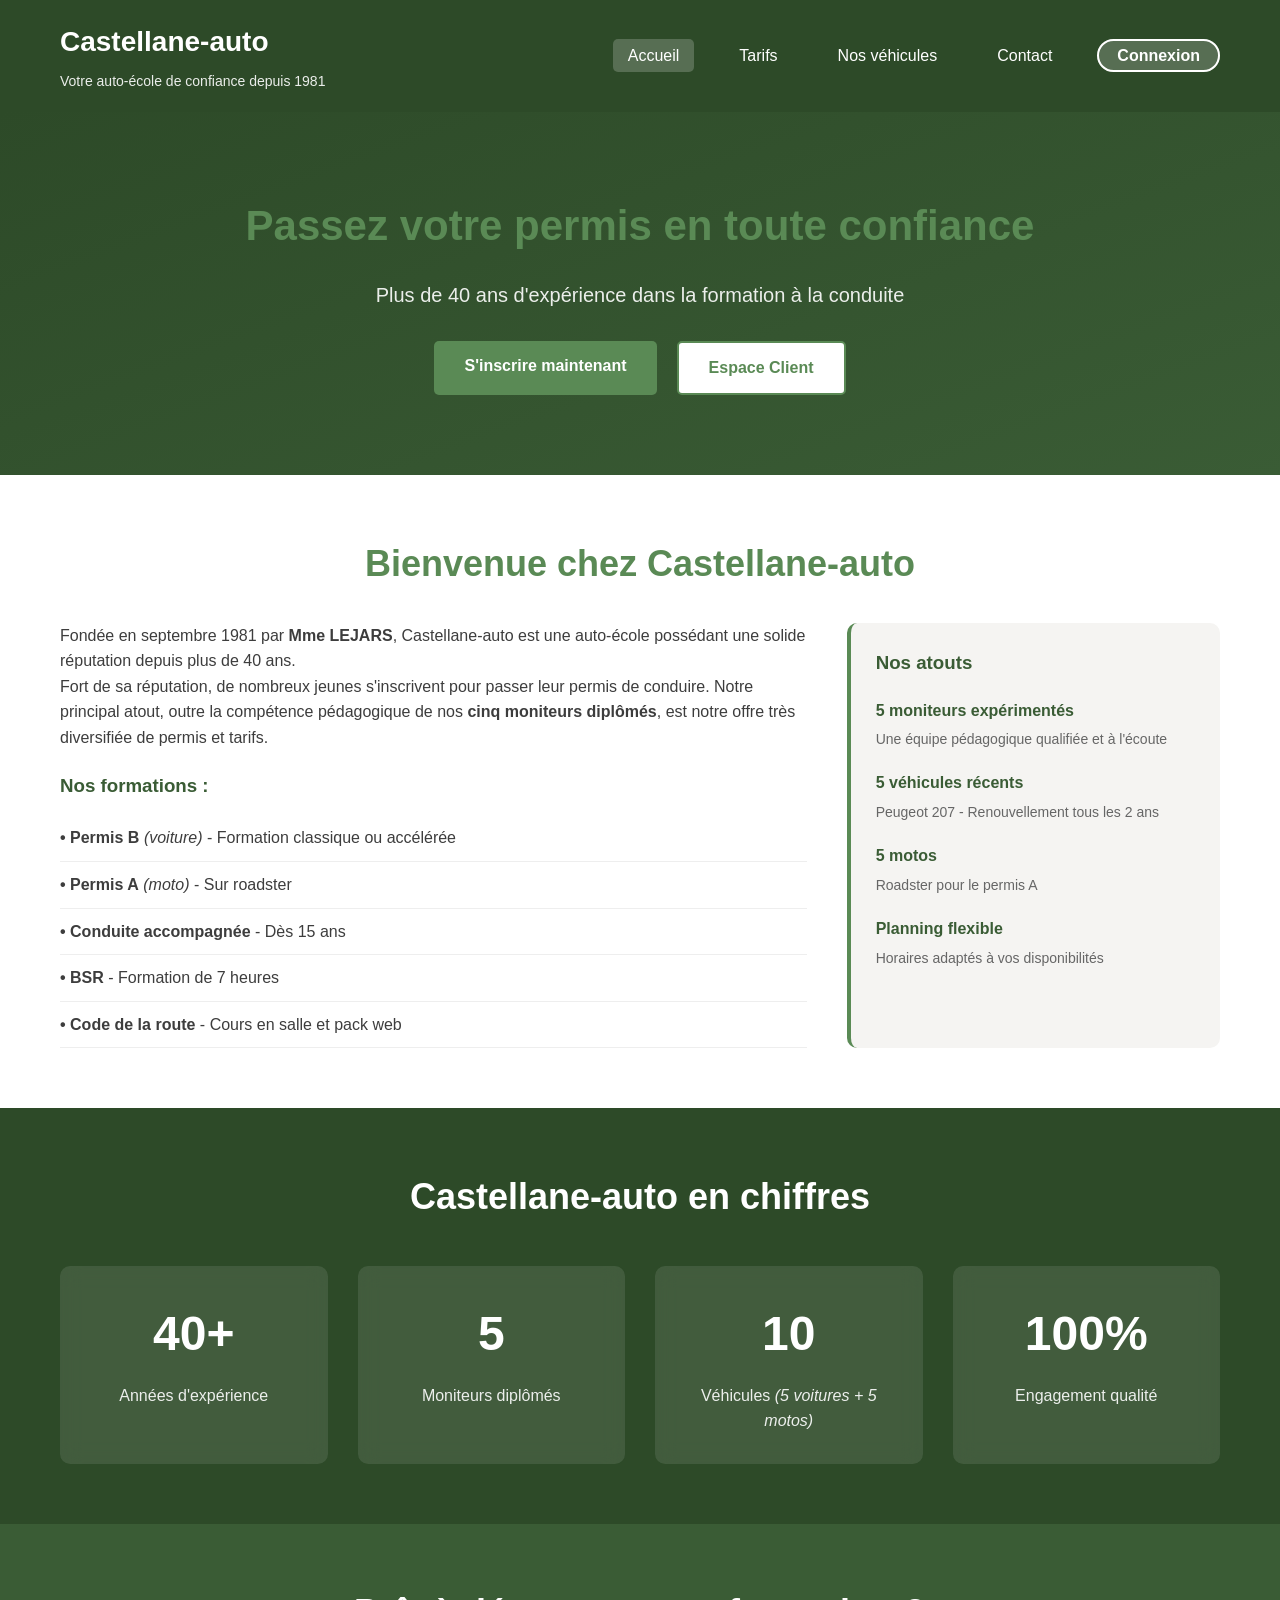
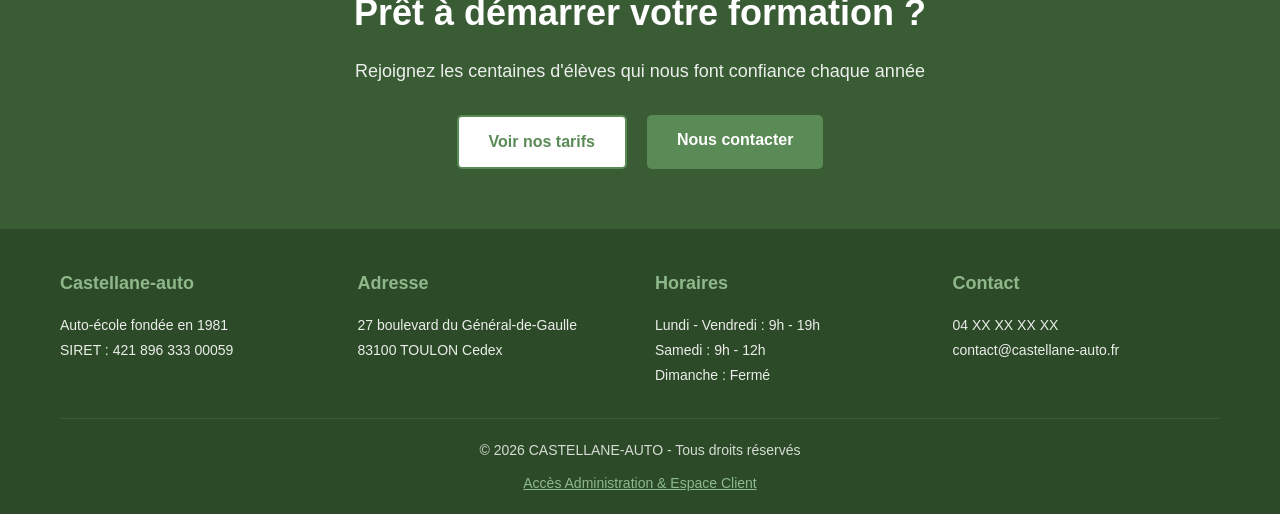
<file: index.html>
<!DOCTYPE html>
<html lang="fr">
<head>
    <meta charset="UTF-8">
    <meta name="viewport" content="width=device-width, initial-scale=1.0">
    <title>Castellane-auto - Auto-école à Toulon</title>
    <link rel="stylesheet" href="css/style.css">
</head>
<body>
    <header>
        <div class="container">
            <div class="logo">
                <h1>Castellane-auto</h1>
                <p class="slogan">Votre auto-école de confiance depuis 1981</p>
            </div>
            <nav>
                <ul>
                    <li><a href="index.html" class="active">Accueil</a></li>
                    <li><a href="tarifs.html">Tarifs</a></li>
                    <li><a href="photos.html">Nos véhicules</a></li>
                    <li><a href="contact.html">Contact</a></li>
                    <li><a href="login.php" class="btn-login-nav">Connexion</a></li>
                </ul>
            </nav>
        </div>
    </header>

    <section class="hero">
        <div class="container">
            <h2>Passez votre permis en toute confiance</h2>
            <p>Plus de 40 ans d'expérience dans la formation à la conduite</p>
            <div class="hero-buttons">
                <a href="inscription.php" class="btn-primary">S'inscrire maintenant</a>
                <a href="login.php" class="btn-secondary">Espace Client</a>
            </div>
        </div>
    </section>

    <section class="presentation">
        <div class="container">
            <h2>Bienvenue chez Castellane-auto</h2>
            <div class="content-grid">
                <div class="text-content">
                    <p>Fondée en septembre 1981 par <strong>Mme LEJARS</strong>, Castellane-auto est une auto-école possédant une solide réputation depuis plus de 40 ans.</p>
                    
                    <p>Fort de sa réputation, de nombreux jeunes s'inscrivent pour passer leur permis de conduire. Notre principal atout, outre la compétence pédagogique de nos <strong>cinq moniteurs diplômés</strong>, est notre offre très diversifiée de permis et tarifs.</p>

                    <h3>Nos formations :</h3>
                    <ul class="formations-list">
                        <li><strong>• Permis B</strong> <em>(voiture)</em> - Formation classique ou accélérée</li>
                        <li><strong>• Permis A</strong> <em>(moto)</em> - Sur roadster</li>
                        <li><strong>• Conduite accompagnée</strong> - Dès 15 ans</li>
                        <li><strong>• BSR</strong> - Formation de 7 heures</li>
                        <li><strong>• Code de la route</strong> - Cours en salle et pack web</li>
                    </ul>
                </div>
                <div class="info-box">
                    <h3>Nos atouts</h3>
                    <div class="atout-item">
                        <div>
                            <strong>5 moniteurs expérimentés</strong>
                            <p>Une équipe pédagogique qualifiée et à l'écoute</p>
                        </div>
                    </div>
                    <div class="atout-item">
                        <div>
                            <strong>5 véhicules récents</strong>
                            <p>Peugeot 207 - Renouvellement tous les 2 ans</p>
                        </div>
                    </div>
                    <div class="atout-item">
                        <div>
                            <strong>5 motos</strong>
                            <p>Roadster pour le permis A</p>
                        </div>
                    </div>
                    <div class="atout-item">
                        <div>
                            <strong>Planning flexible</strong>
                            <p>Horaires adaptés à vos disponibilités</p>
                        </div>
                    </div>
                </div>
            </div>
        </div>
    </section>

    <section class="stats">
        <div class="container">
            <h2>Castellane-auto en chiffres</h2>
            <div class="stats-grid">
                <div class="stat-card">
                    <div class="stat-number">40+</div>
                    <div class="stat-label">Années d'expérience</div>
                </div>
                <div class="stat-card">
                    <div class="stat-number">5</div>
                    <div class="stat-label">Moniteurs diplômés</div>
                </div>
                <div class="stat-card">
                    <div class="stat-number">10</div>
                    <div class="stat-label">Véhicules <em>(5 voitures + 5 motos)</em></div>
                </div>
                <div class="stat-card">
                    <div class="stat-number">100%</div>
                    <div class="stat-label">Engagement qualité</div>
                </div>
            </div>
        </div>
    </section>

    <section class="cta">
        <div class="container">
            <h2>Prêt à démarrer votre formation ?</h2>
            <p>Rejoignez les centaines d'élèves qui nous font confiance chaque année</p>
            <div class="cta-buttons">
                <a href="tarifs.html" class="btn-secondary">Voir nos tarifs</a>
                <a href="contact.html" class="btn-primary">Nous contacter</a>
            </div>
        </div>
    </section>

    <footer>
        <div class="container">
            <div class="footer-grid">
                <div class="footer-col">
                    <h3>Castellane-auto</h3>
                    <p>Auto-école fondée en 1981</p>
                    <p>SIRET : 421 896 333 00059</p>
                </div>
                <div class="footer-col">
                    <h3>Adresse</h3>
                    <p>27 boulevard du Général-de-Gaulle</p>
                    <p>83100 TOULON Cedex</p>
                </div>
                <div class="footer-col">
                    <h3>Horaires</h3>
                    <p>Lundi - Vendredi : 9h - 19h</p>
                    <p>Samedi : 9h - 12h</p>
                    <p>Dimanche : Fermé</p>
                </div>
                <div class="footer-col">
                    <h3>Contact</h3>
                    <p>04 XX XX XX XX</p>
                    <p>contact@castellane-auto.fr</p>
                </div>
            </div>
            <div class="footer-bottom">
                <p>&copy; 2026 CASTELLANE-AUTO - Tous droits réservés</p>
                <p style="margin-top: 10px;"><a href="login.php" style="color: #a5d6a7;">Accès Administration & Espace Client</a></p>
            </div>
        </div>
    </footer>
</body>
</html>
</file>
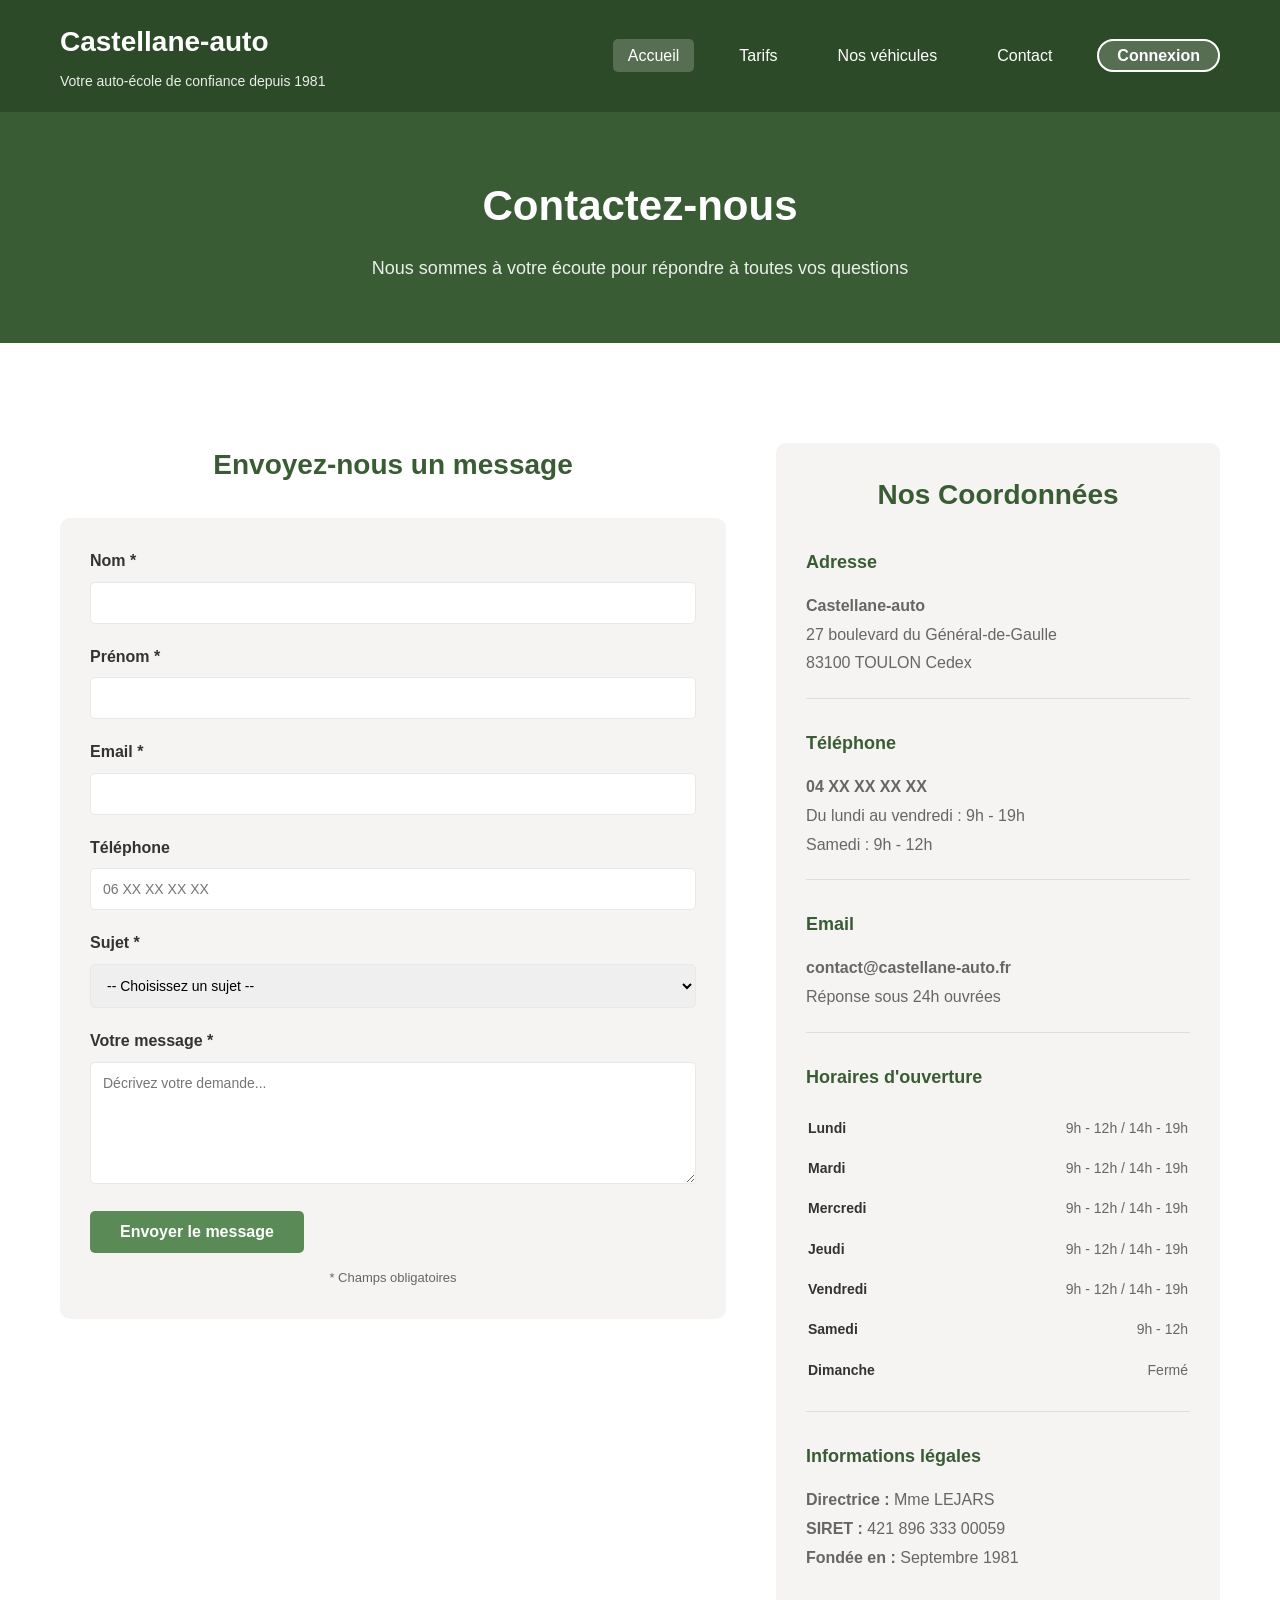
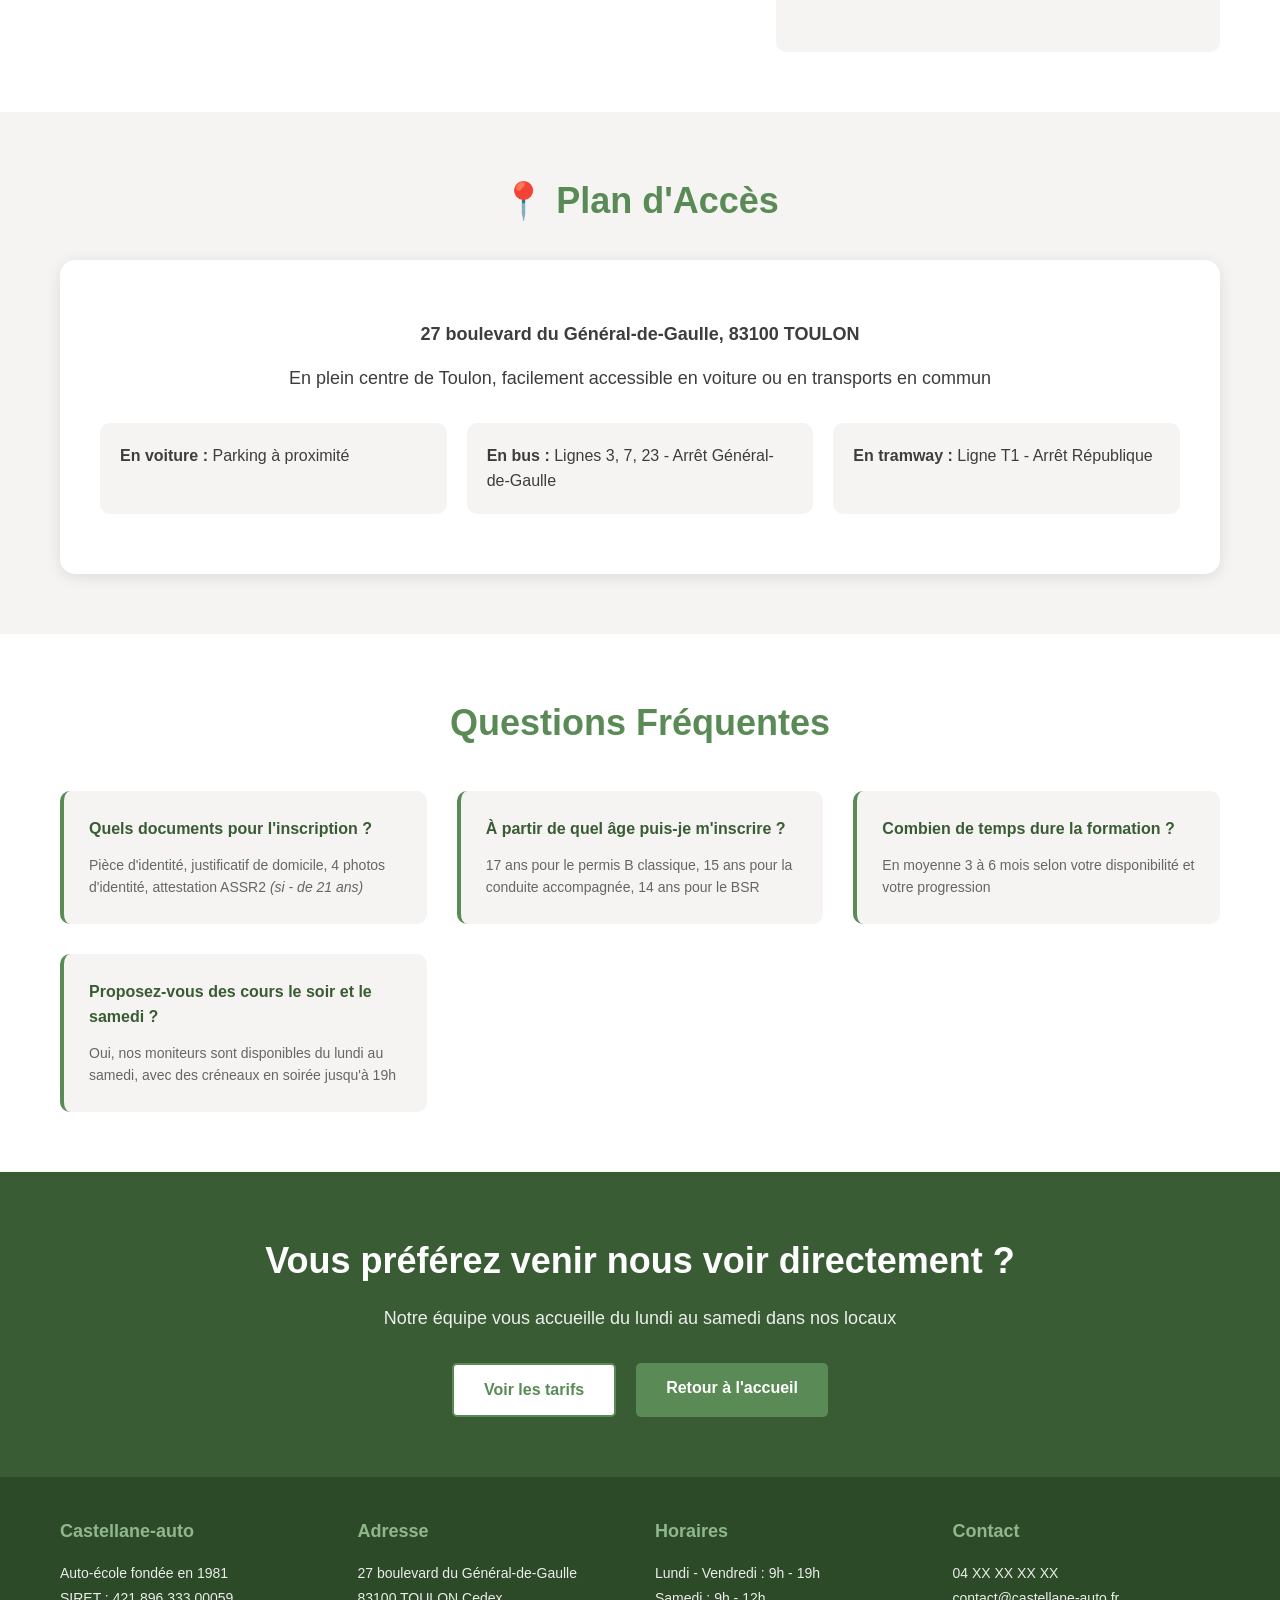
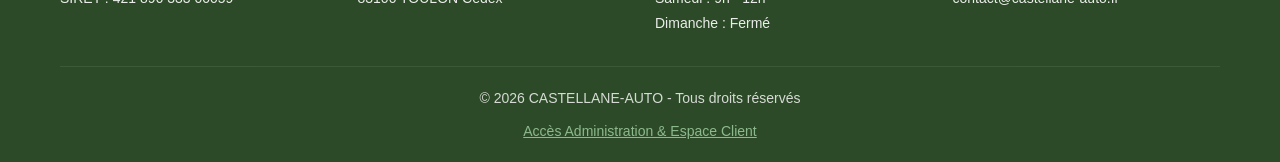
<file: contact.html>
<!DOCTYPE html>
<html lang="fr">
<head>
    <meta charset="UTF-8">
    <meta name="viewport" content="width=device-width, initial-scale=1.0">
    <title>Contact - Castellane-auto</title>
    <link rel="stylesheet" href="css/style.css">
</head>
<body>
    <header>
        <div class="container">
            <div class="logo">
                <h1>Castellane-auto</h1>
                <p class="slogan">Votre auto-école de confiance depuis 1981</p>
            </div>
            <nav>
                <ul>
                    <li><a href="index.html" class="active">Accueil</a></li>
                    <li><a href="tarifs.html">Tarifs</a></li>
                    <li><a href="photos.html">Nos véhicules</a></li>
                    <li><a href="contact.html">Contact</a></li>
                    <li><a href="login.php" class="btn-login-nav">Connexion</a></li>
                </ul>
            </nav>
        </div>
    </header>

    <section class="page-header">
        <div class="container">
            <h1>Contactez-nous</h1>
            <p>Nous sommes à votre écoute pour répondre à toutes vos questions</p>
        </div>
    </section>

    <section class="contact-section">
        <div class="container">
            <div class="contact-grid">
                <div class="contact-form-container">
                    <h2>Envoyez-nous un message</h2>
                    <form class="contact-form" action="#" method="post">
                        <div class="form-group">
                            <label for="nom">Nom *</label>
                            <input type="text" id="nom" name="nom" required>
                        </div>

                        <div class="form-group">
                            <label for="prenom">Prénom *</label>
                            <input type="text" id="prenom" name="prenom" required>
                        </div>

                        <div class="form-group">
                            <label for="email">Email *</label>
                            <input type="email" id="email" name="email" required>
                        </div>

                        <div class="form-group">
                            <label for="telephone">Téléphone</label>
                            <input type="tel" id="telephone" name="telephone" placeholder="06 XX XX XX XX">
                        </div>

                        <div class="form-group">
                            <label for="sujet">Sujet *</label>
                            <select id="sujet" name="sujet" required>
                                <option value="">-- Choisissez un sujet --</option>
                                <option value="renseignement">Demande de renseignement</option>
                                <option value="tarif">Question sur les tarifs</option>
                                <option value="planning">Disponibilité / Planning</option>
                                <option value="autre">Autre</option>
                            </select>
                        </div>

                        <div class="form-group">
                            <label for="message">Votre message *</label>
                            <textarea id="message" name="message" rows="6" required placeholder="Décrivez votre demande..."></textarea>
                        </div>

                        <button type="submit" class="btn-primary">Envoyer le message</button>
                        <p class="form-note">* Champs obligatoires</p>
                    </form>
                </div>

                <div class="contact-info">
                    <h2>Nos Coordonnées</h2>
                    
                    <div class="info-block">
                        <h3>Adresse</h3>
                        <p>
                            <strong>Castellane-auto</strong><br>
                            27 boulevard du Général-de-Gaulle<br>
                            83100 TOULON Cedex
                        </p>
                    </div>

                    <div class="info-block">
                        <h3>Téléphone</h3>
                        <p>
                            <strong>04 XX XX XX XX</strong><br>
                            Du lundi au vendredi : 9h - 19h<br>
                            Samedi : 9h - 12h
                        </p>
                    </div>

                    <div class="info-block">
                        <h3>Email</h3>
                        <p>
                            <strong>contact@castellane-auto.fr</strong><br>
                            Réponse sous 24h ouvrées
                        </p>
                    </div>

                    <div class="info-block">
                        <h3>Horaires d'ouverture</h3>
                        <table class="horaires-table">
                            <tr>
                                <td>Lundi</td>
                                <td>9h - 12h / 14h - 19h</td>
                            </tr>
                            <tr>
                                <td>Mardi</td>
                                <td>9h - 12h / 14h - 19h</td>
                            </tr>
                            <tr>
                                <td>Mercredi</td>
                                <td>9h - 12h / 14h - 19h</td>
                            </tr>
                            <tr>
                                <td>Jeudi</td>
                                <td>9h - 12h / 14h - 19h</td>
                            </tr>
                            <tr>
                                <td>Vendredi</td>
                                <td>9h - 12h / 14h - 19h</td>
                            </tr>
                            <tr>
                                <td>Samedi</td>
                                <td>9h - 12h</td>
                            </tr>
                            <tr>
                                <td>Dimanche</td>
                                <td>Fermé</td>
                            </tr>
                        </table>
                    </div>

                    <div class="info-block">
                        <h3>Informations légales</h3>
                        <p>
                            <strong>Directrice :</strong> Mme LEJARS<br>
                            <strong>SIRET :</strong> 421 896 333 00059<br>
                            <strong>Fondée en :</strong> Septembre 1981
                        </p>
                    </div>
                </div>
            </div>
        </div>
    </section>

    <section class="map-section">
        <div class="container">
            <h2>📍 Plan d'Accès</h2>
            <div class="map-placeholder">
                <p><strong>27 boulevard du Général-de-Gaulle, 83100 TOULON</strong></p>
                <p>En plein centre de Toulon, facilement accessible en voiture ou en transports en commun</p>
                <div class="map-info">
                    <div class="map-item">
                        <strong>En voiture :</strong> Parking à proximité
                    </div>
                    <div class="map-item">
                        <strong>En bus :</strong> Lignes 3, 7, 23 - Arrêt Général-de-Gaulle
                    </div>
                    <div class="map-item">
                        <strong>En tramway :</strong> Ligne T1 - Arrêt République
                    </div>
                </div>
            </div>
        </div>
    </section>

    <section class="faq-section">
        <div class="container">
            <h2>Questions Fréquentes</h2>
            <div class="faq-grid">
                <div class="faq-item">
                    <h3>Quels documents pour l'inscription ?</h3>
                    <p>Pièce d'identité, justificatif de domicile, 4 photos d'identité, attestation ASSR2 <em>(si - de 21 ans)</em></p>
                </div>
                <div class="faq-item">
                    <h3>À partir de quel âge puis-je m'inscrire ?</h3>
                    <p>17 ans pour le permis B classique, 15 ans pour la conduite accompagnée, 14 ans pour le BSR</p>
                </div>
                <div class="faq-item">
                    <h3>Combien de temps dure la formation ?</h3>
                    <p>En moyenne 3 à 6 mois selon votre disponibilité et votre progression</p>
                </div>
                <div class="faq-item">
                    <h3>Proposez-vous des cours le soir et le samedi ?</h3>
                    <p>Oui, nos moniteurs sont disponibles du lundi au samedi, avec des créneaux en soirée jusqu'à 19h</p>
                </div>
            </div>
        </div>
    </section>

    <section class="cta">
        <div class="container">
            <h2>Vous préférez venir nous voir directement ?</h2>
            <p>Notre équipe vous accueille du lundi au samedi dans nos locaux</p>
            <div class="cta-buttons">
                <a href="tarifs.html" class="btn-secondary">Voir les tarifs</a>
                <a href="index.html" class="btn-primary">Retour à l'accueil</a>
            </div>
        </div>
    </section>

    <footer>
        <div class="container">
            <div class="footer-grid">
                <div class="footer-col">
                    <h3>Castellane-auto</h3>
                    <p>Auto-école fondée en 1981</p>
                    <p>SIRET : 421 896 333 00059</p>
                </div>
                <div class="footer-col">
                    <h3>Adresse</h3>
                    <p>27 boulevard du Général-de-Gaulle</p>
                    <p>83100 TOULON Cedex</p>
                </div>
                <div class="footer-col">
                    <h3>Horaires</h3>
                    <p>Lundi - Vendredi : 9h - 19h</p>
                    <p>Samedi : 9h - 12h</p>
                    <p>Dimanche : Fermé</p>
                </div>
                <div class="footer-col">
                    <h3>Contact</h3>
                    <p>04 XX XX XX XX</p>
                    <p>contact@castellane-auto.fr</p>
                </div>
            </div>
            <div class="footer-bottom">
                <p>&copy; 2026 CASTELLANE-AUTO - Tous droits réservés</p>
                <p style="margin-top: 10px;"><a href="login.php" style="color: #a5d6a7;">Accès Administration & Espace Client</a></p>
            </div>
        </div>
    </footer>
</body>
</html>
</file>
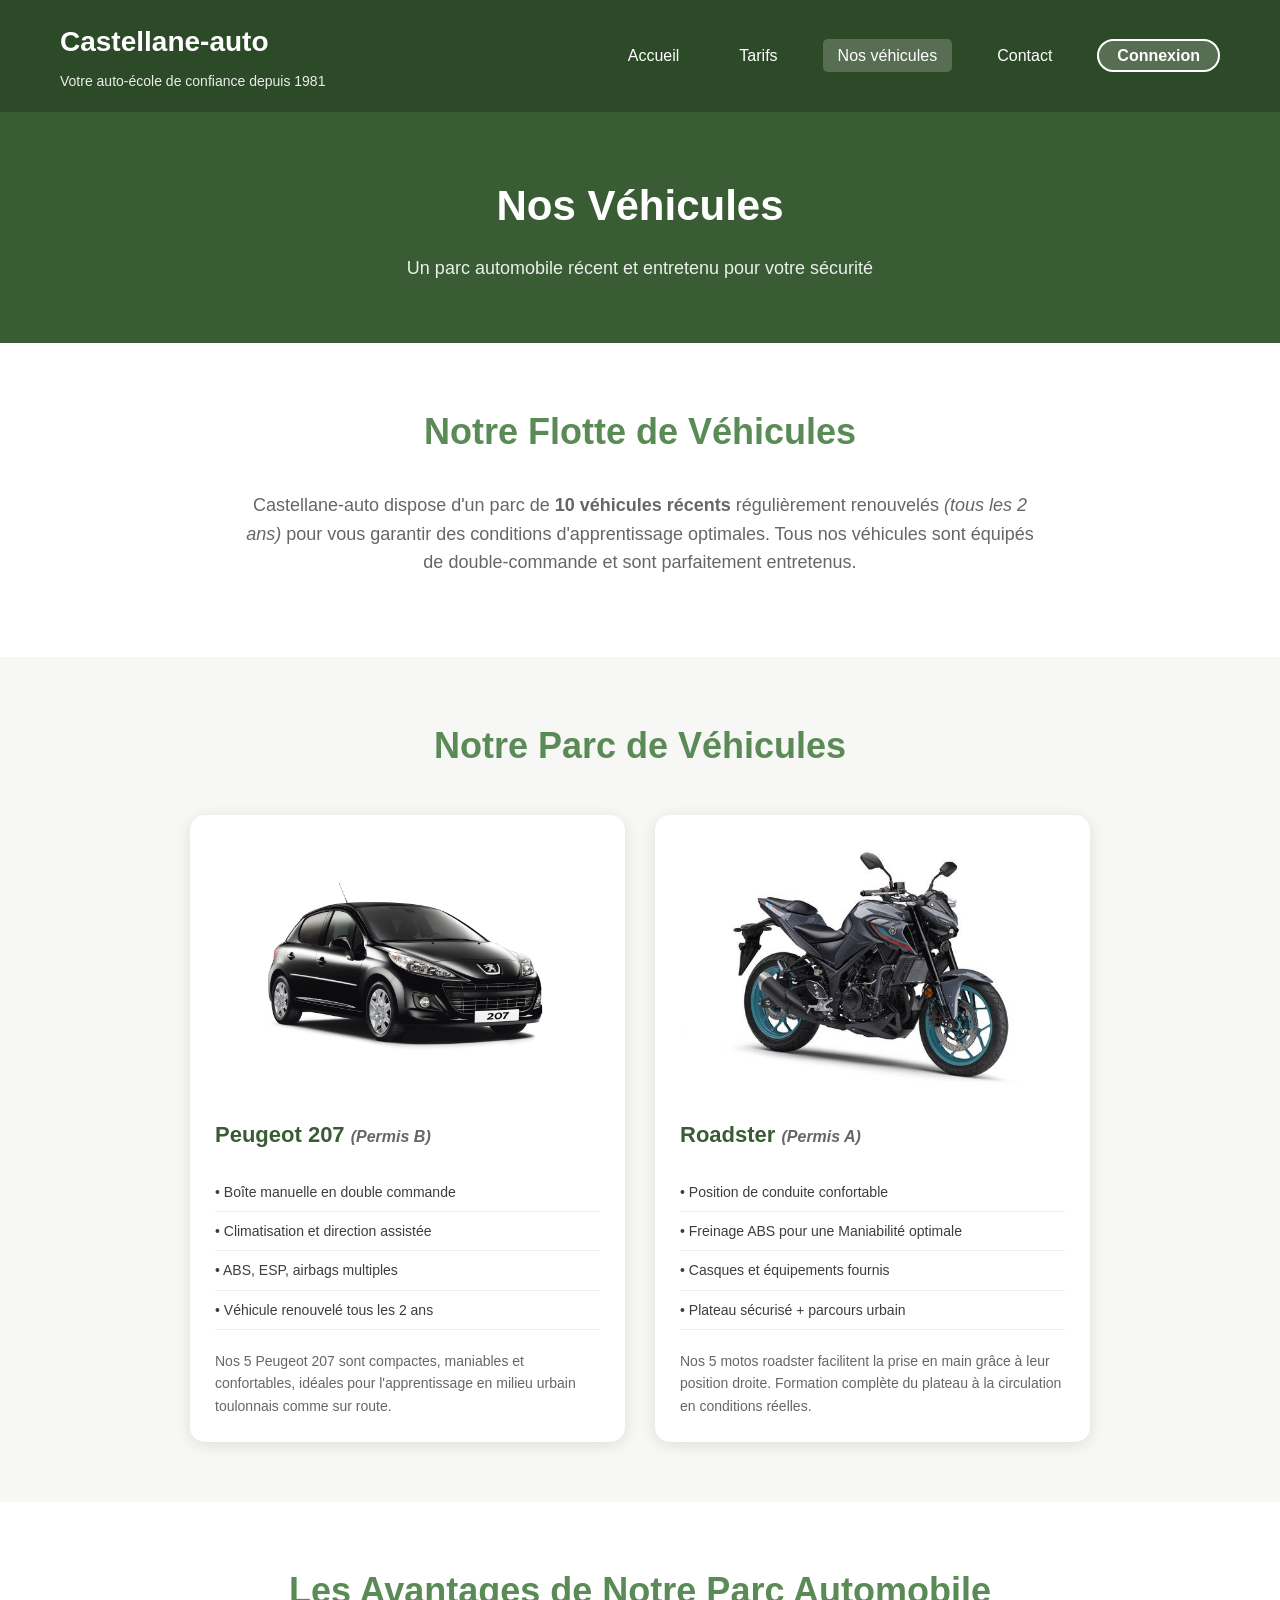
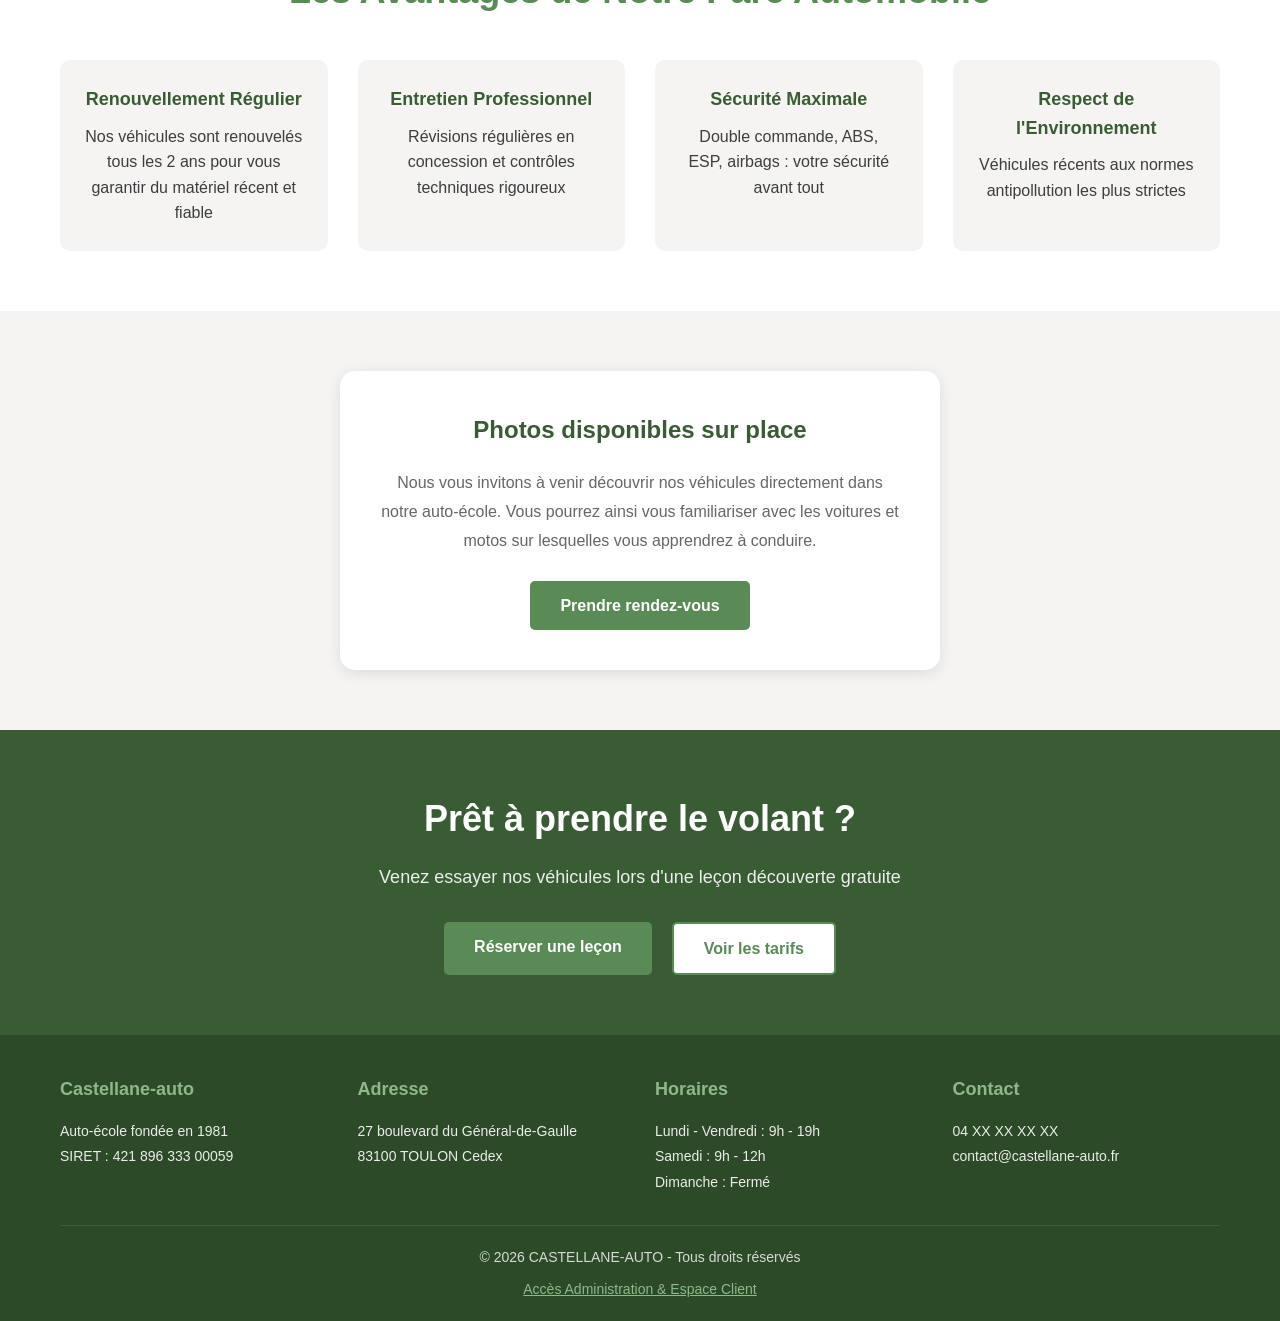
<file: photos.html>
<!DOCTYPE html>
<html lang="fr">
<head>
    <meta charset="UTF-8">
    <meta name="viewport" content="width=device-width, initial-scale=1.0">
    <title>Nos véhicules - Castellane-auto</title>
    <link rel="stylesheet" href="css/style.css">
</head>
<body>
    <header>
        <div class="container">
            <div class="logo">
                <h1>Castellane-auto</h1>
                <p class="slogan">Votre auto-école de confiance depuis 1981</p>
            </div>
            <nav>
                <ul>
                    <li><a href="index.html">Accueil</a></li>
                    <li><a href="tarifs.html">Tarifs</a></li>
                    <li><a href="photos.html" class="active">Nos véhicules</a></li>
                    <li><a href="contact.html">Contact</a></li>
                    <li><a href="login.php" class="btn-login-nav">Connexion</a></li>
                </ul>
            </nav>
        </div>
    </header>

    <section class="page-header">
        <div class="container">
            <h1>Nos Véhicules</h1>
            <p>Un parc automobile récent et entretenu pour votre sécurité</p>
        </div>
    </section>

    <section class="parc-presentation">
        <div class="container">
            <h2>Notre Flotte de Véhicules</h2>
            <p class="intro-text">
                Castellane-auto dispose d'un parc de <strong>10 véhicules récents</strong> régulièrement renouvelés 
                <em>(tous les 2 ans)</em> pour vous garantir des conditions d'apprentissage optimales. Tous nos véhicules 
                sont équipés de double-commande et sont parfaitement entretenus.
            </p>
        </div>
    </section>

    <section class="vehicules">
        <div class="container">
            <h2>Notre Parc de Véhicules</h2>
            <div class="vehicule-grid" style="grid-template-columns: repeat(auto-fit, minmax(400px, 1fr)); max-width: 900px; margin: 40px auto 0;">

                <div class="vehicule-card">
                    <img src="images/peugeot.jpg" alt="Peugeot 207" style="width:100%; height:250px; object-fit:cover; border-radius:10px; margin-bottom:20px;">
                    <h3>Peugeot 207 <em style="font-size:16px; color:#666;">(Permis B)</em></h3>
                    <ul class="vehicule-specs">
                        <li>• Boîte manuelle en double commande</li>
                        <li>• Climatisation et direction assistée</li>
                        <li>• ABS, ESP, airbags multiples</li>
                        <li>• Véhicule renouvelé tous les 2 ans</li>
                    </ul>
                    <p class="vehicule-desc">
                        Nos 5 Peugeot 207 sont compactes, maniables et confortables, idéales pour 
                        l'apprentissage en milieu urbain toulonnais comme sur route.
                    </p>
                </div>

                <div class="vehicule-card">
                    <img src="images/moto-roadster.jpg" alt="Moto Roadster" style="width:100%; height:250px; object-fit:cover; border-radius:10px; margin-bottom:20px;">
                    <h3>Roadster <em style="font-size:16px; color:#666;">(Permis A)</em></h3>
                    <ul class="vehicule-specs">
                        <li>• Position de conduite confortable</li>
                        <li>• Freinage ABS pour une Maniabilité optimale</li>
                        <li>• Casques et équipements fournis</li>
                        <li>• Plateau sécurisé + parcours urbain</li>
                    </ul>
                    <p class="vehicule-desc">
                        Nos 5 motos roadster facilitent la prise en main grâce à leur position droite. 
                        Formation complète du plateau à la circulation en conditions réelles.
                    </p>
                </div>

            </div>
        </div>
    </section>

    <section class="avantages-parc">
        <div class="container">
            <h2>Les Avantages de Notre Parc Automobile</h2>
            <div class="avantages-grid">
                <div class="avantage-item">
                    <h3>Renouvellement Régulier</h3>
                    <p>Nos véhicules sont renouvelés tous les 2 ans pour vous garantir du matériel récent et fiable</p>
                </div>
                <div class="avantage-item">
                    <h3>Entretien Professionnel</h3>
                    <p>Révisions régulières en concession et contrôles techniques rigoureux</p>
                </div>
                <div class="avantage-item">
                    <h3>Sécurité Maximale</h3>
                    <p>Double commande, ABS, ESP, airbags : votre sécurité avant tout</p>
                </div>
                <div class="avantage-item">
                    <h3>Respect de l'Environnement</h3>
                    <p>Véhicules récents aux normes antipollution les plus strictes</p>
                </div>
            </div>
        </div>
    </section>

    <section class="note-photos">
        <div class="container">
            <div class="info-box-center">
                <h3>Photos disponibles sur place</h3>
                <p>
                    Nous vous invitons à venir découvrir nos véhicules directement dans notre auto-école. 
                    Vous pourrez ainsi vous familiariser avec les voitures et motos sur lesquelles vous 
                    apprendrez à conduire.
                </p>
                <a href="contact.html" class="btn-primary">Prendre rendez-vous</a>
            </div>
        </div>
    </section>

    <section class="cta">
        <div class="container">
            <h2>Prêt à prendre le volant ?</h2>
            <p>Venez essayer nos véhicules lors d'une leçon découverte gratuite</p>
            <div class="cta-buttons">
                <a href="contact.html" class="btn-primary">Réserver une leçon</a>
                <a href="tarifs.html" class="btn-secondary">Voir les tarifs</a>
            </div>
        </div>
    </section>

    <footer>
        <div class="container">
            <div class="footer-grid">
                <div class="footer-col">
                    <h3>Castellane-auto</h3>
                    <p>Auto-école fondée en 1981</p>
                    <p>SIRET : 421 896 333 00059</p>
                </div>
                <div class="footer-col">
                    <h3>Adresse</h3>
                    <p>27 boulevard du Général-de-Gaulle</p>
                    <p>83100 TOULON Cedex</p>
                </div>
                <div class="footer-col">
                    <h3>Horaires</h3>
                    <p>Lundi - Vendredi : 9h - 19h</p>
                    <p>Samedi : 9h - 12h</p>
                    <p>Dimanche : Fermé</p>
                </div>
                <div class="footer-col">
                    <h3>Contact</h3>
                    <p>04 XX XX XX XX</p>
                    <p>contact@castellane-auto.fr</p>
                </div>
            </div>
            <div class="footer-bottom">
                <p>&copy; 2026 CASTELLANE-AUTO - Tous droits réservés</p>
                <p style="margin-top: 10px;"><a href="login.php" style="color: #a5d6a7;">Accès Administration & Espace Client</a></p>
            </div>
        </div>
    </footer>
</body>
</html>
</file>
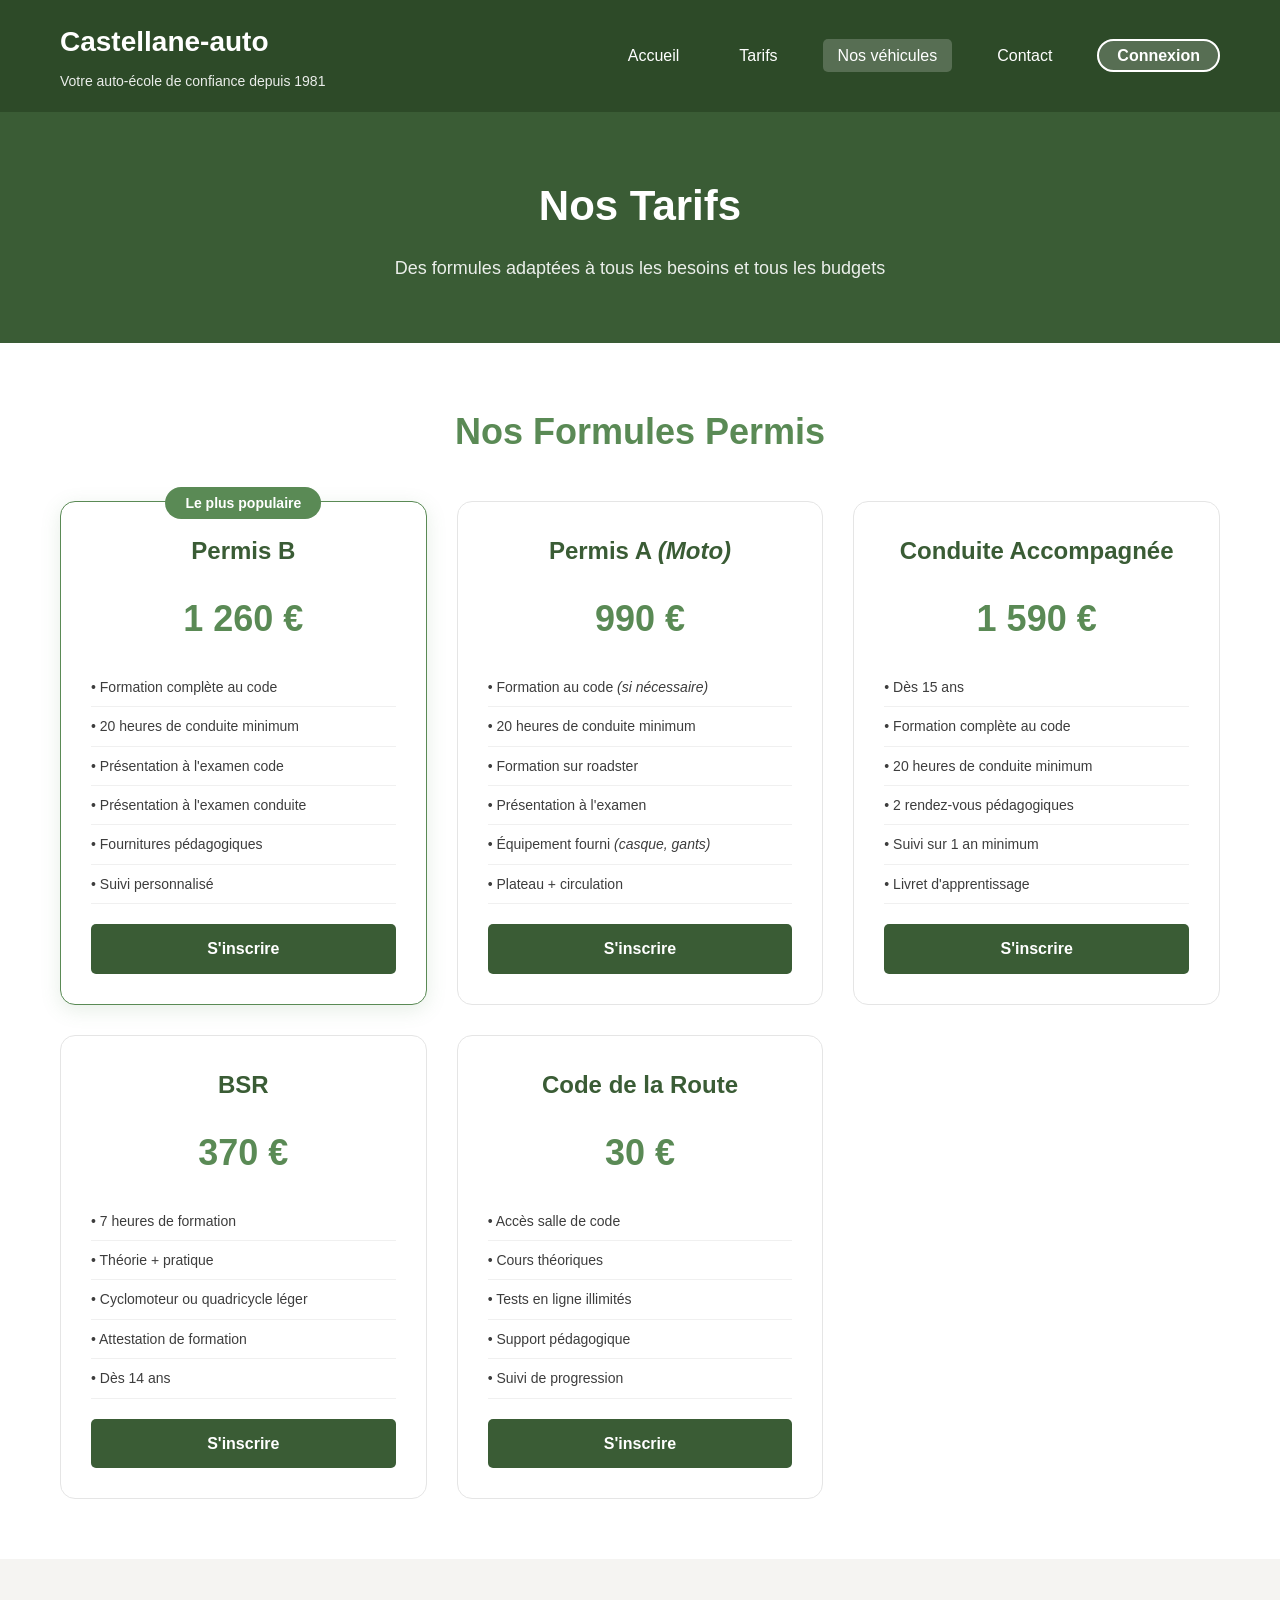
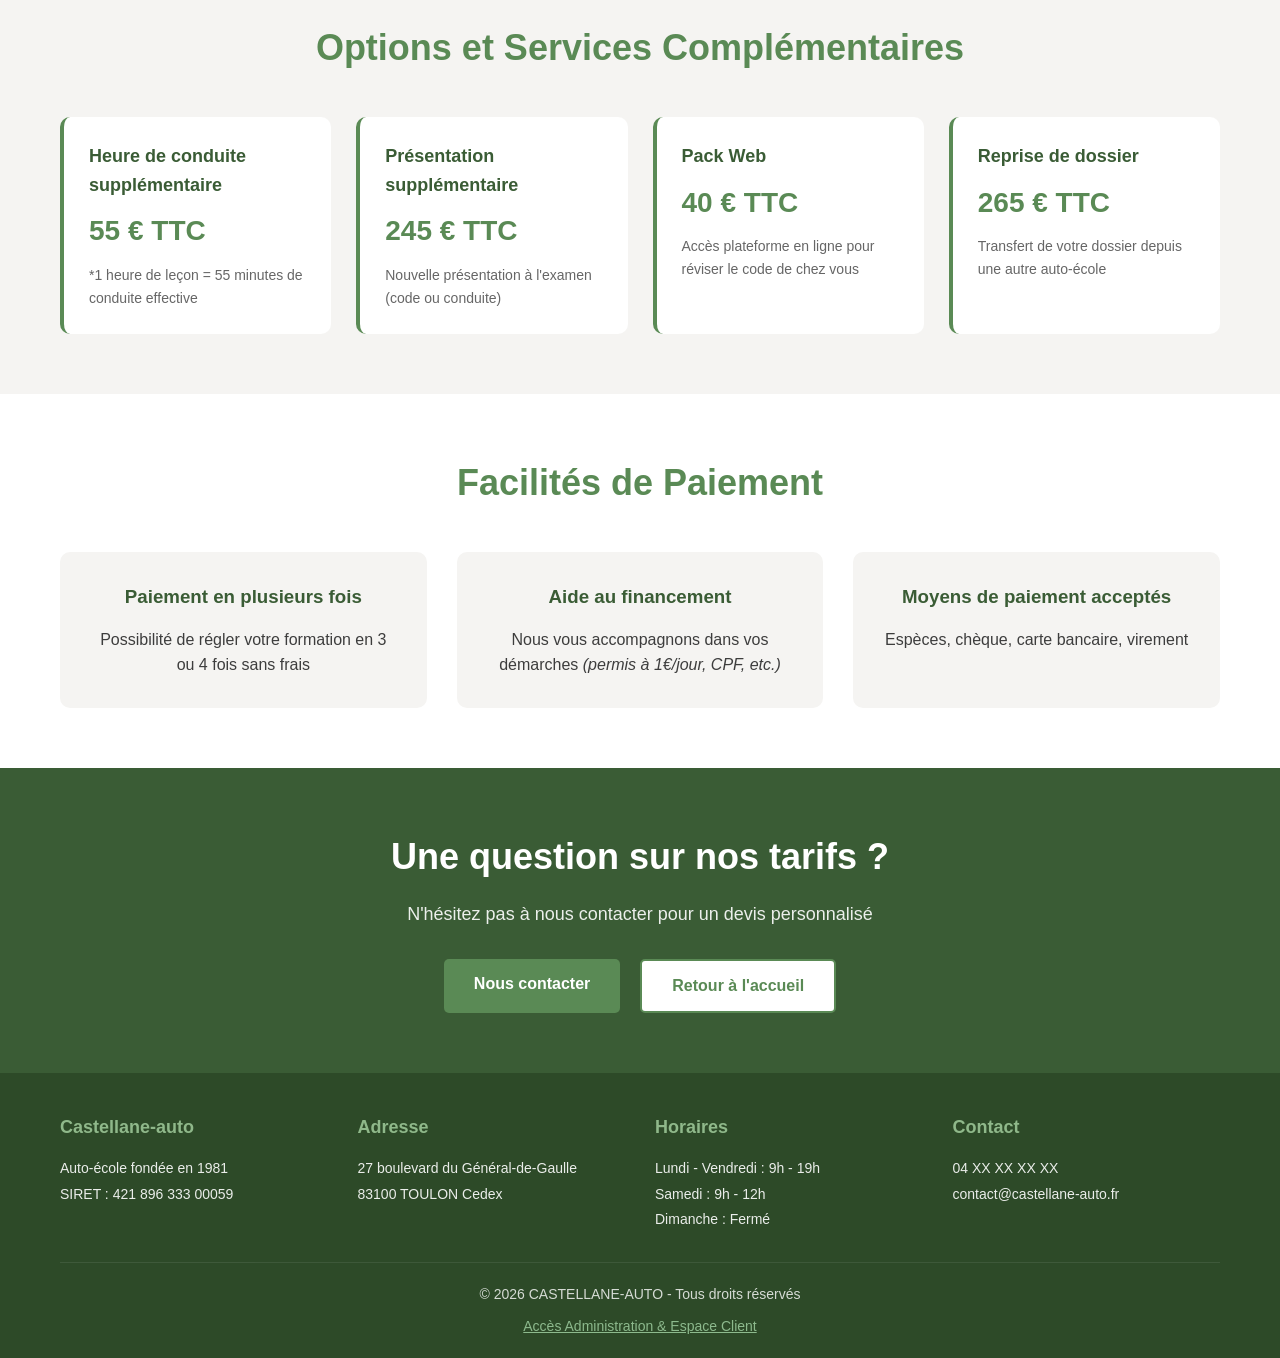
<file: tarifs.html>
<!DOCTYPE html>
<html lang="fr">
<head>
    <meta charset="UTF-8">
    <meta name="viewport" content="width=device-width, initial-scale=1.0">
    <title>Tarifs - Castellane-auto</title>
    <link rel="stylesheet" href="css/style.css">
</head>
<body>
    <header>
        <div class="container">
            <div class="logo">
                <h1>Castellane-auto</h1>
                <p class="slogan">Votre auto-école de confiance depuis 1981</p>
            </div>
            <nav>
                <ul>
                    <li><a href="index.html">Accueil</a></li>
                    <li><a href="tarifs.html">Tarifs</a></li>
                    <li><a href="photos.html" class="active">Nos véhicules</a></li>
                    <li><a href="contact.html">Contact</a></li>
                    <li><a href="login.php" class="btn-login-nav">Connexion</a></li>
                </ul>
            </nav>
        </div>
    </header>

    <section class="page-header">
        <div class="container">
            <h1>Nos Tarifs</h1>
            <p>Des formules adaptées à tous les besoins et tous les budgets</p>
        </div>
    </section>

    <section class="tarifs">
        <div class="container">
            <h2>Nos Formules Permis</h2>
            
            <div class="tarifs-grid">
                <div class="tarif-card featured">
                    <div class="tarif-badge">Le plus populaire</div>
                    <h3>Permis B</h3>
                    <div class="tarif-price">1 260 €</div>
                    <ul class="tarif-includes">
                        <li>• Formation complète au code</li>
                        <li>• 20 heures de conduite minimum</li>
                        <li>• Présentation à l'examen code</li>
                        <li>• Présentation à l'examen conduite</li>
                        <li>• Fournitures pédagogiques</li>
                        <li>• Suivi personnalisé</li>
                    </ul>
                    <a href="inscription.php" class="btn-card">S'inscrire</a>
                </div>

                <div class="tarif-card">
                    <h3>Permis A <em>(Moto)</em></h3>
                    <div class="tarif-price">990 €</div>
                    <ul class="tarif-includes">
                        <li>• Formation au code <em>(si nécessaire)</em></li>
                        <li>• 20 heures de conduite minimum</li>
                        <li>• Formation sur roadster</li>
                        <li>• Présentation à l'examen</li>
                        <li>• Équipement fourni <em>(casque, gants)</em></li>
                        <li>• Plateau + circulation</li>
                    </ul>
                    <a href="inscription.php" class="btn-card">S'inscrire</a>
                </div>

                <div class="tarif-card">
                    <h3>Conduite Accompagnée</h3>
                    <div class="tarif-price">1 590 €</div>
                    <ul class="tarif-includes">
                        <li>• Dès 15 ans</li>
                        <li>• Formation complète au code</li>
                        <li>• 20 heures de conduite minimum</li>
                        <li>• 2 rendez-vous pédagogiques</li>
                        <li>• Suivi sur 1 an minimum</li>
                        <li>• Livret d'apprentissage</li>
                    </ul>
                    <a href="inscription.php" class="btn-card">S'inscrire</a>
                </div>

                <div class="tarif-card">
                    <h3>BSR</h3>
                    <div class="tarif-price">370 €</div>
                    <ul class="tarif-includes">
                        <li>• 7 heures de formation</li>
                        <li>• Théorie + pratique</li>
                        <li>• Cyclomoteur ou quadricycle léger</li>
                        <li>• Attestation de formation</li>
                        <li>• Dès 14 ans</li>
                    </ul>
                    <a href="inscription.php" class="btn-card">S'inscrire</a>
                </div>

                <div class="tarif-card">
                    <h3>Code de la Route</h3>
                    <div class="tarif-price">30 €</div>
                    <ul class="tarif-includes">
                        <li>• Accès salle de code</li>
                        <li>• Cours théoriques</li>
                        <li>• Tests en ligne illimités</li>
                        <li>• Support pédagogique</li>
                        <li>• Suivi de progression</li>
                    </ul>
                    <a href="inscription.php" class="btn-card">S'inscrire</a>
                </div>
            </div>
        </div>
    </section>

    <section class="options">
        <div class="container">
            <h2>Options et Services Complémentaires</h2>
            
            <div class="options-grid">
                <div class="option-item">
                    <h4>Heure de conduite supplémentaire</h4>
                    <p class="option-price">55 € TTC</p>
                    <p class="option-desc">*1 heure de leçon = 55 minutes de conduite effective</p>
                </div>

                <div class="option-item">
                    <h4>Présentation supplémentaire</h4>
                    <p class="option-price">245 € TTC</p>
                    <p class="option-desc">Nouvelle présentation à l'examen (code ou conduite)</p>
                </div>

                <div class="option-item">
                    <h4>Pack Web</h4>
                    <p class="option-price">40 € TTC</p>
                    <p class="option-desc">Accès plateforme en ligne pour réviser le code de chez vous</p>
                </div>

                <div class="option-item">
                    <h4>Reprise de dossier</h4>
                    <p class="option-price">265 € TTC</p>
                    <p class="option-desc">Transfert de votre dossier depuis une autre auto-école</p>
                </div>
            </div>
        </div>
    </section>

    <section class="payment">
        <div class="container">
            <h2>Facilités de Paiement</h2>
            <div class="payment-options">
                <div class="payment-card">
                    <h3>Paiement en plusieurs fois</h3>
                    <p>Possibilité de régler votre formation en 3 ou 4 fois sans frais</p>
                </div>
                <div class="payment-card">
                    <h3>Aide au financement</h3>
                    <p>Nous vous accompagnons dans vos démarches <em>(permis à 1€/jour, CPF, etc.)</em></p>
                </div>
                <div class="payment-card">
                    <h3>Moyens de paiement acceptés</h3>
                    <p>Espèces, chèque, carte bancaire, virement</p>
                </div>
            </div>
        </div>
    </section>

    <section class="cta">
        <div class="container">
            <h2>Une question sur nos tarifs ?</h2>
            <p>N'hésitez pas à nous contacter pour un devis personnalisé</p>
            <div class="cta-buttons">
                <a href="contact.html" class="btn-primary">Nous contacter</a>
                <a href="index.html" class="btn-secondary">Retour à l'accueil</a>
            </div>
        </div>
    </section>

    <footer>
        <div class="container">
            <div class="footer-grid">
                <div class="footer-col">
                    <h3>Castellane-auto</h3>
                    <p>Auto-école fondée en 1981</p>
                    <p>SIRET : 421 896 333 00059</p>
                </div>
                <div class="footer-col">
                    <h3>Adresse</h3>
                    <p>27 boulevard du Général-de-Gaulle</p>
                    <p>83100 TOULON Cedex</p>
                </div>
                <div class="footer-col">
                    <h3>Horaires</h3>
                    <p>Lundi - Vendredi : 9h - 19h</p>
                    <p>Samedi : 9h - 12h</p>
                    <p>Dimanche : Fermé</p>
                </div>
                <div class="footer-col">
                    <h3>Contact</h3>
                    <p>04 XX XX XX XX</p>
                    <p>contact@castellane-auto.fr</p>
                </div>
            </div>
            <div class="footer-bottom">
                <p>&copy; 2026 CASTELLANE-AUTO - Tous droits réservés</p>
                <p style="margin-top: 10px;"><a href="login.php" style="color: #a5d6a7;">Accès Administration & Espace Client</a></p>
            </div>
        </div>
    </footer>
</body>
</html>
</file>
<file: css/style.css>
* {
    margin: 0;
    padding: 0;
    box-sizing: border-box;
}

body {
    font-family: 'Segoe UI', Tahoma, Geneva, Verdana, sans-serif;
    line-height: 1.6;
    color: #3d3d3d;
    background: #f7f7f5;
}

.container {
    max-width: 1200px;
    margin: 0 auto;
    padding: 0 20px;
}

                    /* header*/
header {
    background: #2d4a28;
    color: white;
    padding: 20px 0;
    box-shadow: 0 2px 6px rgba(0,0,0,0.12);
}

header .container {
    display: flex;
    justify-content: space-between;
    align-items: center;
    flex-wrap: wrap;
}

.logo h1 {
    font-size: 28px;
    margin-bottom: 5px;
}

.logo .slogan {
    font-size: 14px;
    opacity: 0.9;
}

nav ul {
    list-style: none;
    display: flex;
    gap: 30px;
}

nav a {
    color: white;
    text-decoration: none;
    font-weight: 500;
    padding: 8px 15px;
    border-radius: 5px;
    transition: background 0.3s;
}

nav a:hover, nav a.active {
    background: rgba(255,255,255,0.2);
}

/* ========================================
   HERO SECTION
   ======================================== */
.hero {
    background: linear-gradient(160deg, #2d4a28 0%, #3a5c35 100%);
    color: white;
    padding: 80px 20px;
    text-align: center;
}

.hero h2 {
    font-size: 42px;
    margin-bottom: 20px;
}

.hero p {
    font-size: 20px;
    margin-bottom: 30px;
    opacity: 0.9;
}

/* ========================================
   BUTTONS
   ======================================== */
.btn-primary, .btn-secondary, .btn-card {
    display: inline-block;
    padding: 12px 30px;
    border-radius: 5px;
    text-decoration: none;
    font-weight: 600;
    transition: transform 0.3s, box-shadow 0.3s;
    cursor: pointer;
    border: none;
    font-size: 16px;
}

.btn-primary {
    background: #5a8a55;
    color: white;
}

.btn-primary:hover {
    background: #4d7a48;
    transform: translateY(-2px);
    box-shadow: 0 5px 15px rgba(90,138,85,0.2);
}

.btn-secondary {
    background: white;
    color: #5a8a55;
    border: 2px solid #5a8a55;
}

.btn-secondary:hover {
    background: #5a8a55;
    color: white;
}

.btn-card {
    background: #3a5c35;
    color: white;
    width: 100%;
    text-align: center;
}

.btn-card:hover {
    background: #2d4a28;
}

/* ========================================
   SECTIONS
   ======================================== */
section {
    padding: 60px 20px;
}

section h2 {
    font-size: 36px;
    margin-bottom: 30px;
    text-align: center;
    color: #5a8a55;
}

.page-header {
    background: #3a5c35;
    color: white;
    padding: 60px 20px;
    text-align: center;
}

.page-header h1 {
    font-size: 42px;
    margin-bottom: 15px;
}

.page-header p {
    font-size: 18px;
    opacity: 0.9;
}

/* ========================================
   PRESENTATION
   ======================================== */
.presentation {
    background: white;
}

.content-grid {
    display: grid;
    grid-template-columns: 2fr 1fr;
    gap: 40px;
    margin-top: 30px;
}

.text-content h3 {
    color: #3a5c35;
    margin: 20px 0 15px;
}

.formations-list {
    list-style: none;
    margin-top: 15px;
}

.formations-list li {
    padding: 10px 0;
    border-bottom: 1px solid #eee;
}

.info-box {
    background: #f5f4f2;
    padding: 25px;
    border-radius: 10px;
    border-left: 4px solid #5a8a55;
}

.info-box h3 {
    color: #3a5c35;
    margin-bottom: 20px;
}

.atout-item {
    display: flex;
    gap: 15px;
    margin-bottom: 20px;
    align-items: flex-start;
}

.atout-item .icon {
    font-size: 32px;
    flex-shrink: 0;
}

.atout-item strong {
    display: block;
    color: #3a5c35;
    margin-bottom: 5px;
}

.atout-item p {
    font-size: 14px;
    color: #666;
}

/* ========================================
   STATS
   ======================================== */
.stats {
    background: #2d4a28;
    color: white;
}

.stats h2 {
    color: white;
}

.stats-grid {
    display: grid;
    grid-template-columns: repeat(4, 1fr);
    gap: 30px;
    margin-top: 40px;
}

.stat-card {
    text-align: center;
    background: rgba(255,255,255,0.1);
    padding: 30px 20px;
    border-radius: 10px;
    backdrop-filter: blur(10px);
}

.stat-number {
    font-size: 48px;
    font-weight: bold;
    margin-bottom: 10px;
}

.stat-label {
    font-size: 16px;
    opacity: 0.9;
}

/* ========================================
   TARIFS
   ======================================== */
.tarifs {
    background: white;
}

.tarifs-grid {
    display: grid;
    grid-template-columns: repeat(auto-fit, minmax(280px, 1fr));
    gap: 30px;
    margin-top: 40px;
}

.tarif-card {
    background: white;
    border: 1px solid #e5e5e5;
    border-radius: 15px;
    padding: 30px;
    position: relative;
    transition: transform 0.3s, box-shadow 0.3s;
}

.tarif-card:hover {
    transform: translateY(-5px);
    box-shadow: 0 6px 20px rgba(0,0,0,0.10);
}

.tarif-card.featured {
    border-color: #5a8a55;
    box-shadow: 0 5px 20px rgba(90,138,85,0.15);
}

.tarif-badge {
    position: absolute;
    top: -15px;
    left: 50%;
    transform: translateX(-50%);
    background: #5a8a55;
    color: white;
    padding: 5px 20px;
    border-radius: 20px;
    font-size: 14px;
    font-weight: bold;
}

.tarif-card h3 {
    font-size: 24px;
    color: #3a5c35;
    margin-bottom: 15px;
    text-align: center;
}

.tarif-price {
    font-size: 36px;
    font-weight: bold;
    color: #5a8a55;
    text-align: center;
    margin: 20px 0;
}

.tarif-includes {
    list-style: none;
    margin: 20px 0;
}

.tarif-includes li {
    padding: 8px 0;
    border-bottom: 1px solid #f0f0f0;
    font-size: 14px;
}

/* ========================================
   OPTIONS
   ======================================== */
.options {
    background: #f5f4f2;
}

.options-grid {
    display: grid;
    grid-template-columns: repeat(auto-fit, minmax(250px, 1fr));
    gap: 25px;
    margin-top: 40px;
}

.option-item {
    background: white;
    padding: 25px;
    border-radius: 10px;
    border-left: 4px solid #5a8a55;
}

.option-item h4 {
    color: #3a5c35;
    margin-bottom: 10px;
    font-size: 18px;
}

.option-price {
    font-size: 28px;
    font-weight: bold;
    color: #5a8a55;
    margin: 10px 0;
}

.option-desc {
    font-size: 14px;
    color: #666;
}

/* ========================================
   PAYMENT
   ======================================== */
.payment {
    background: white;
}

.payment-options {
    display: grid;
    grid-template-columns: repeat(auto-fit, minmax(300px, 1fr));
    gap: 30px;
    margin-top: 40px;
}

.payment-card {
    background: #f5f4f2;
    padding: 30px;
    border-radius: 10px;
    text-align: center;
}

.payment-card h3 {
    color: #3a5c35;
    margin-bottom: 15px;
}

/* ========================================
   VEHICULES
   ======================================== */
.parc-presentation {
    background: white;
    text-align: center;
}

.intro-text {
    font-size: 18px;
    max-width: 800px;
    margin: 20px auto;
    color: #666;
}

.vehicules {
    background: #f7f7f5;
}

.vehicules.motos {
    background: white;
}

.vehicule-grid {
    display: grid;
    grid-template-columns: repeat(auto-fit, minmax(300px, 1fr));
    gap: 30px;
    margin-top: 40px;
}

.vehicule-card {
    background: white;
    border-radius: 15px;
    padding: 25px;
    box-shadow: 0 3px 15px rgba(0,0,0,0.1);
    transition: transform 0.3s;
}

.vehicule-card:hover {
    transform: translateY(-5px);
}

.vehicule-placeholder {
    background: linear-gradient(135deg, #4caf50 0%, #2e7d32 100%);
    height: 200px;
    border-radius: 10px;
    display: flex;
    align-items: center;
    justify-content: center;
    margin-bottom: 20px;
}

.vehicule-placeholder.moto {
    background: linear-gradient(135deg, #ff6f00 0%, #ff9800 100%);
}

.vehicule-icon {
    font-size: 80px;
}

.vehicule-card h3 {
    color: #3a5c35;
    font-size: 22px;
    margin-bottom: 15px;
}

.vehicule-specs {
    list-style: none;
    margin: 20px 0;
}

.vehicule-specs li {
    padding: 8px 0;
    border-bottom: 1px solid #f0f0f0;
    font-size: 14px;
}

.vehicule-desc {
    font-size: 14px;
    color: #666;
    line-height: 1.6;
}

/* ========================================
   AVANTAGES PARC
   ======================================== */
.avantages-parc {
    background: white;
}

.avantages-grid {
    display: grid;
    grid-template-columns: repeat(auto-fit, minmax(250px, 1fr));
    gap: 30px;
    margin-top: 40px;
}

.avantage-item {
    text-align: center;
    padding: 25px;
    background: #f5f4f2;
    border-radius: 10px;
}

.avantage-icon {
    font-size: 48px;
    display: block;
    margin-bottom: 15px;
}

.avantage-item h3 {
    color: #3a5c35;
    font-size: 18px;
    margin-bottom: 10px;
}

/* ========================================
   NOTE PHOTOS
   ======================================== */
.note-photos {
    background: #f5f4f2;
}

.info-box-center {
    max-width: 600px;
    margin: 0 auto;
    text-align: center;
    background: white;
    padding: 40px;
    border-radius: 15px;
    box-shadow: 0 3px 15px rgba(0,0,0,0.1);
}

.info-box-center h3 {
    color: #3a5c35;
    margin-bottom: 20px;
    font-size: 24px;
}

.info-box-center p {
    color: #666;
    margin-bottom: 25px;
    line-height: 1.8;
}

/* ========================================
   CONTACT
   ======================================== */
.contact-section {
    background: white;
}

.contact-grid {
    display: grid;
    grid-template-columns: 1.5fr 1fr;
    gap: 50px;
    margin-top: 40px;
}

.contact-form-container h2, .contact-info h2 {
    color: #3a5c35;
    margin-bottom: 30px;
    font-size: 28px;
}

.contact-form {
    background: #f5f4f2;
    padding: 30px;
    border-radius: 10px;
}

.form-group {
    margin-bottom: 20px;
}

.form-group label {
    display: block;
    margin-bottom: 8px;
    font-weight: 600;
    color: #333;
}

.form-group input, .form-group select, .form-group textarea {
    width: 100%;
    padding: 12px;
    border: 1px solid #e8e8e8;
    border-radius: 5px;
    font-size: 14px;
    font-family: inherit;
}

.form-group input:focus, .form-group select:focus, .form-group textarea:focus {
    outline: none;
    border-color: #5a8a55;
}

.form-note {
    font-size: 13px;
    color: #666;
    margin-top: 15px;
    text-align: center;
}

.contact-info {
    background: #f5f4f2;
    padding: 30px;
    border-radius: 10px;
}

.info-block {
    margin-bottom: 30px;
    padding-bottom: 20px;
    border-bottom: 1px solid #ddd;
}

.info-block:last-child {
    border-bottom: none;
}

.info-block h3 {
    color: #3a5c35;
    font-size: 18px;
    margin-bottom: 15px;
}

.info-block p {
    line-height: 1.8;
    color: #666;
}

.horaires-table {
    width: 100%;
    font-size: 14px;
}

.horaires-table tr {
    border-bottom: 1px solid #ddd;
}

.horaires-table td {
    padding: 8px 0;
}

.horaires-table td:first-child {
    font-weight: 600;
    color: #333;
}

.horaires-table td:last-child {
    text-align: right;
    color: #666;
}

/* ========================================
   MAP
   ======================================== */
.map-section {
    background: #f5f4f2;
}

.map-placeholder {
    background: white;
    padding: 60px 40px;
    border-radius: 15px;
    text-align: center;
    box-shadow: 0 3px 15px rgba(0,0,0,0.1);
}

.map-placeholder p {
    font-size: 18px;
    margin-bottom: 15px;
}

.map-info {
    display: grid;
    grid-template-columns: repeat(auto-fit, minmax(250px, 1fr));
    gap: 20px;
    margin-top: 30px;
}

.map-item {
    background: #f5f4f2;
    padding: 20px;
    border-radius: 10px;
    text-align: left;
}

/* ========================================
   FAQ
   ======================================== */
.faq-section {
    background: white;
}

.faq-grid {
    display: grid;
    grid-template-columns: repeat(auto-fit, minmax(280px, 1fr));
    gap: 30px;
    margin-top: 40px;
}

.faq-item {
    background: #f5f4f2;
    padding: 25px;
    border-radius: 10px;
    border-left: 4px solid #5a8a55;
}

.faq-item h3 {
    color: #3a5c35;
    font-size: 16px;
    margin-bottom: 12px;
}

.faq-item p {
    color: #666;
    font-size: 14px;
    line-height: 1.6;
}

/* ========================================
   CTA
   ======================================== */
.cta {
    background: #3a5c35;
    color: white;
    text-align: center;
}

.cta h2 {
    color: white;
    font-size: 36px;
    margin-bottom: 15px;
}

.cta p {
    font-size: 18px;
    margin-bottom: 30px;
    opacity: 0.9;
}

.cta-buttons {
    display: flex;
    gap: 20px;
    justify-content: center;
    flex-wrap: wrap;
}

/* ========================================
   FOOTER
   ======================================== */
footer {
    background: #2d4a28;
    color: white;
    padding: 40px 20px 20px;
}

.footer-grid {
    display: grid;
    grid-template-columns: repeat(auto-fit, minmax(200px, 1fr));
    gap: 30px;
    margin-bottom: 30px;
}

.footer-col h3 {
    font-size: 18px;
    margin-bottom: 15px;
    color: #8fb88a;
}

.footer-col p {
    font-size: 14px;
    line-height: 1.8;
    opacity: 0.9;
}

.footer-bottom {
    text-align: center;
    padding-top: 20px;
    border-top: 1px solid rgba(255,255,255,0.1);
    font-size: 14px;
    opacity: 0.8;
}

/* ========================================
   RESPONSIVE
   ======================================== */
@media (max-width: 768px) {
    header .container {
        flex-direction: column;
        text-align: center;
    }
    
    nav ul {
        flex-direction: column;
        gap: 10px;
        margin-top: 15px;
    }
    
    .content-grid, .contact-grid {
        grid-template-columns: 1fr;
    }
    
    .stats-grid, .tarifs-grid {
        grid-template-columns: 1fr;
    }
    
    .hero h2 {
        font-size: 28px;
    }
    
    .hero p {
        font-size: 16px;
    }
    
    section h2 {
        font-size: 28px;
    }
    
    .cta-buttons {
        flex-direction: column;
    }
}

/* ========================================
   BOUTON CONNEXION DANS LA NAVIGATION
   ======================================== */
.btn-login-nav {
    background: rgba(255,255,255,0.2) !important;
    border: 2px solid white !important;
    padding: 6px 18px !important;
    border-radius: 20px !important;
    font-weight: 600 !important;
}

.btn-login-nav:hover {
    background: white !important;
    color: #3a5c35 !important;
}

.hero-buttons {
    display: flex;
    gap: 20px;
    justify-content: center;
    flex-wrap: wrap;
    margin-top: 30px;
}

@media (max-width: 768px) {
    .hero-buttons {
        flex-direction: column;
        align-items: center;
    }
    
    .hero-buttons a {
        width: 100%;
        max-width: 300px;
        text-align: center;
    }
}
</file>
